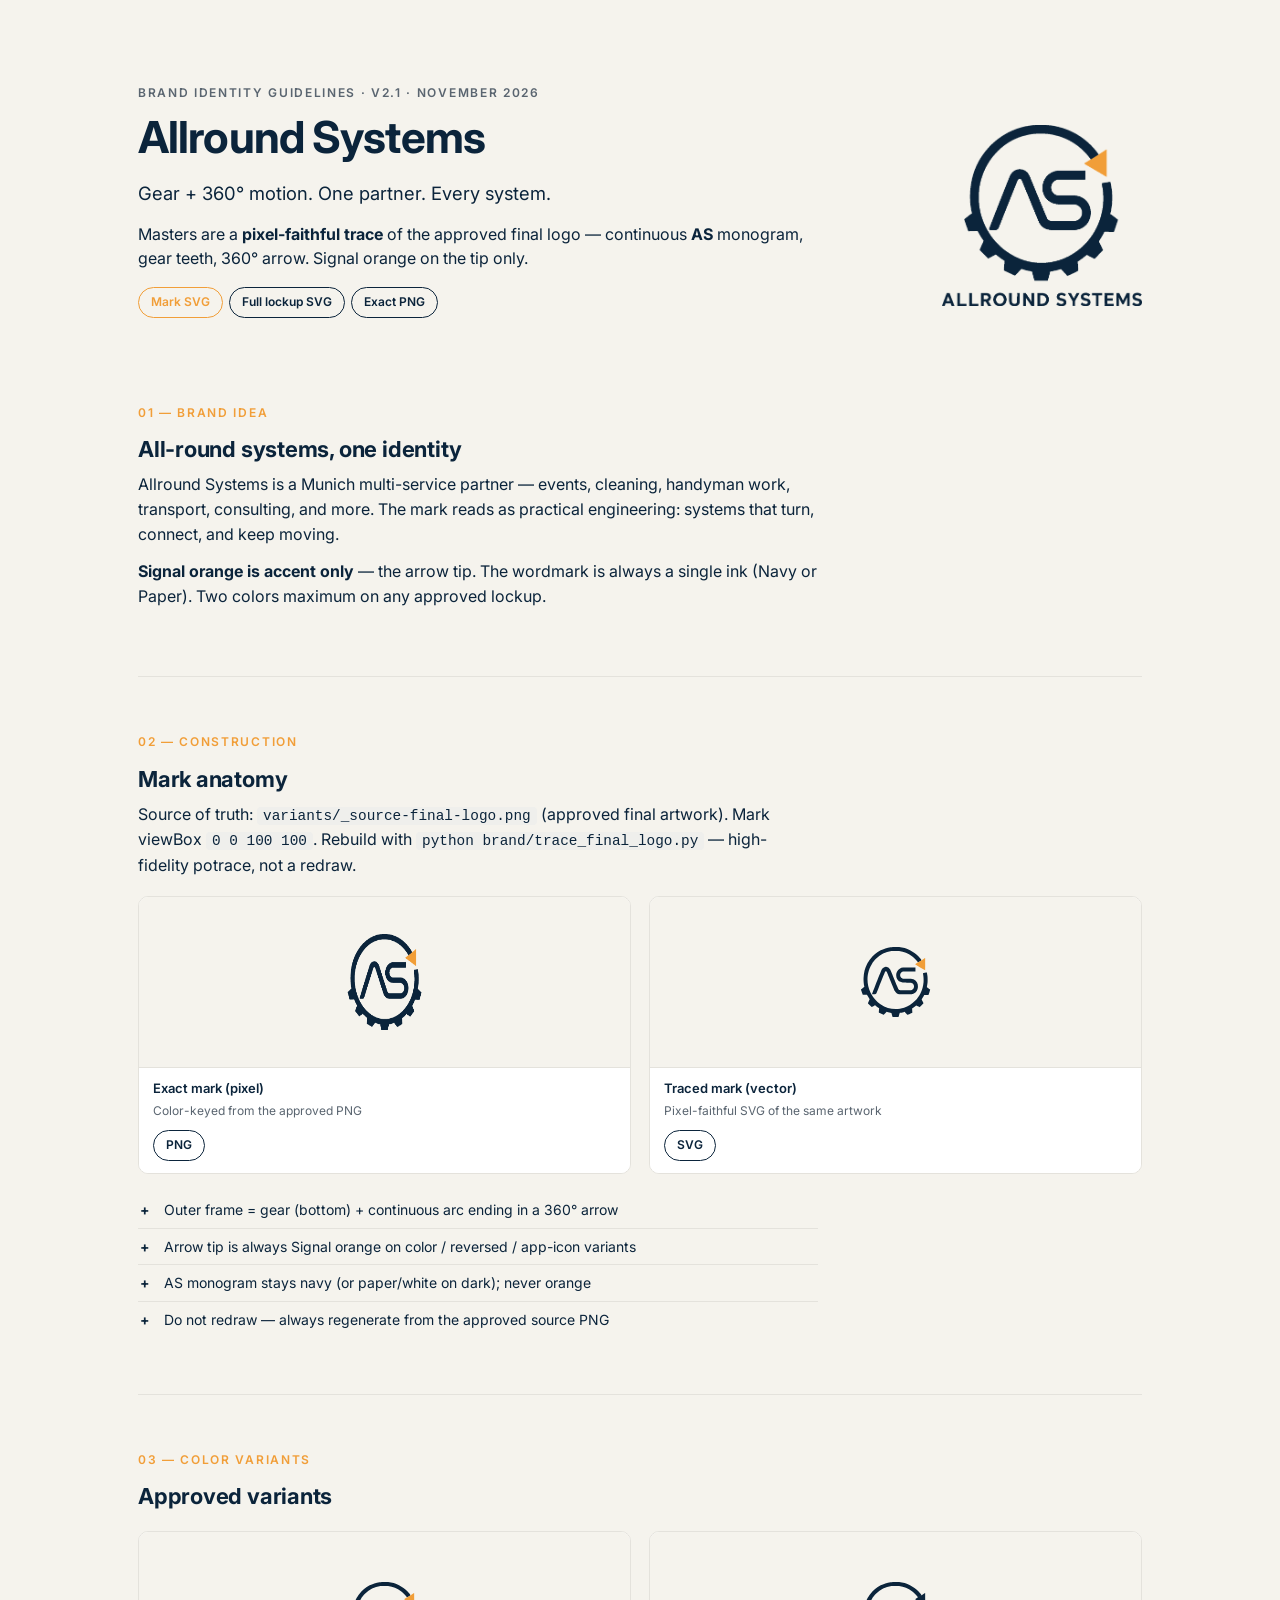
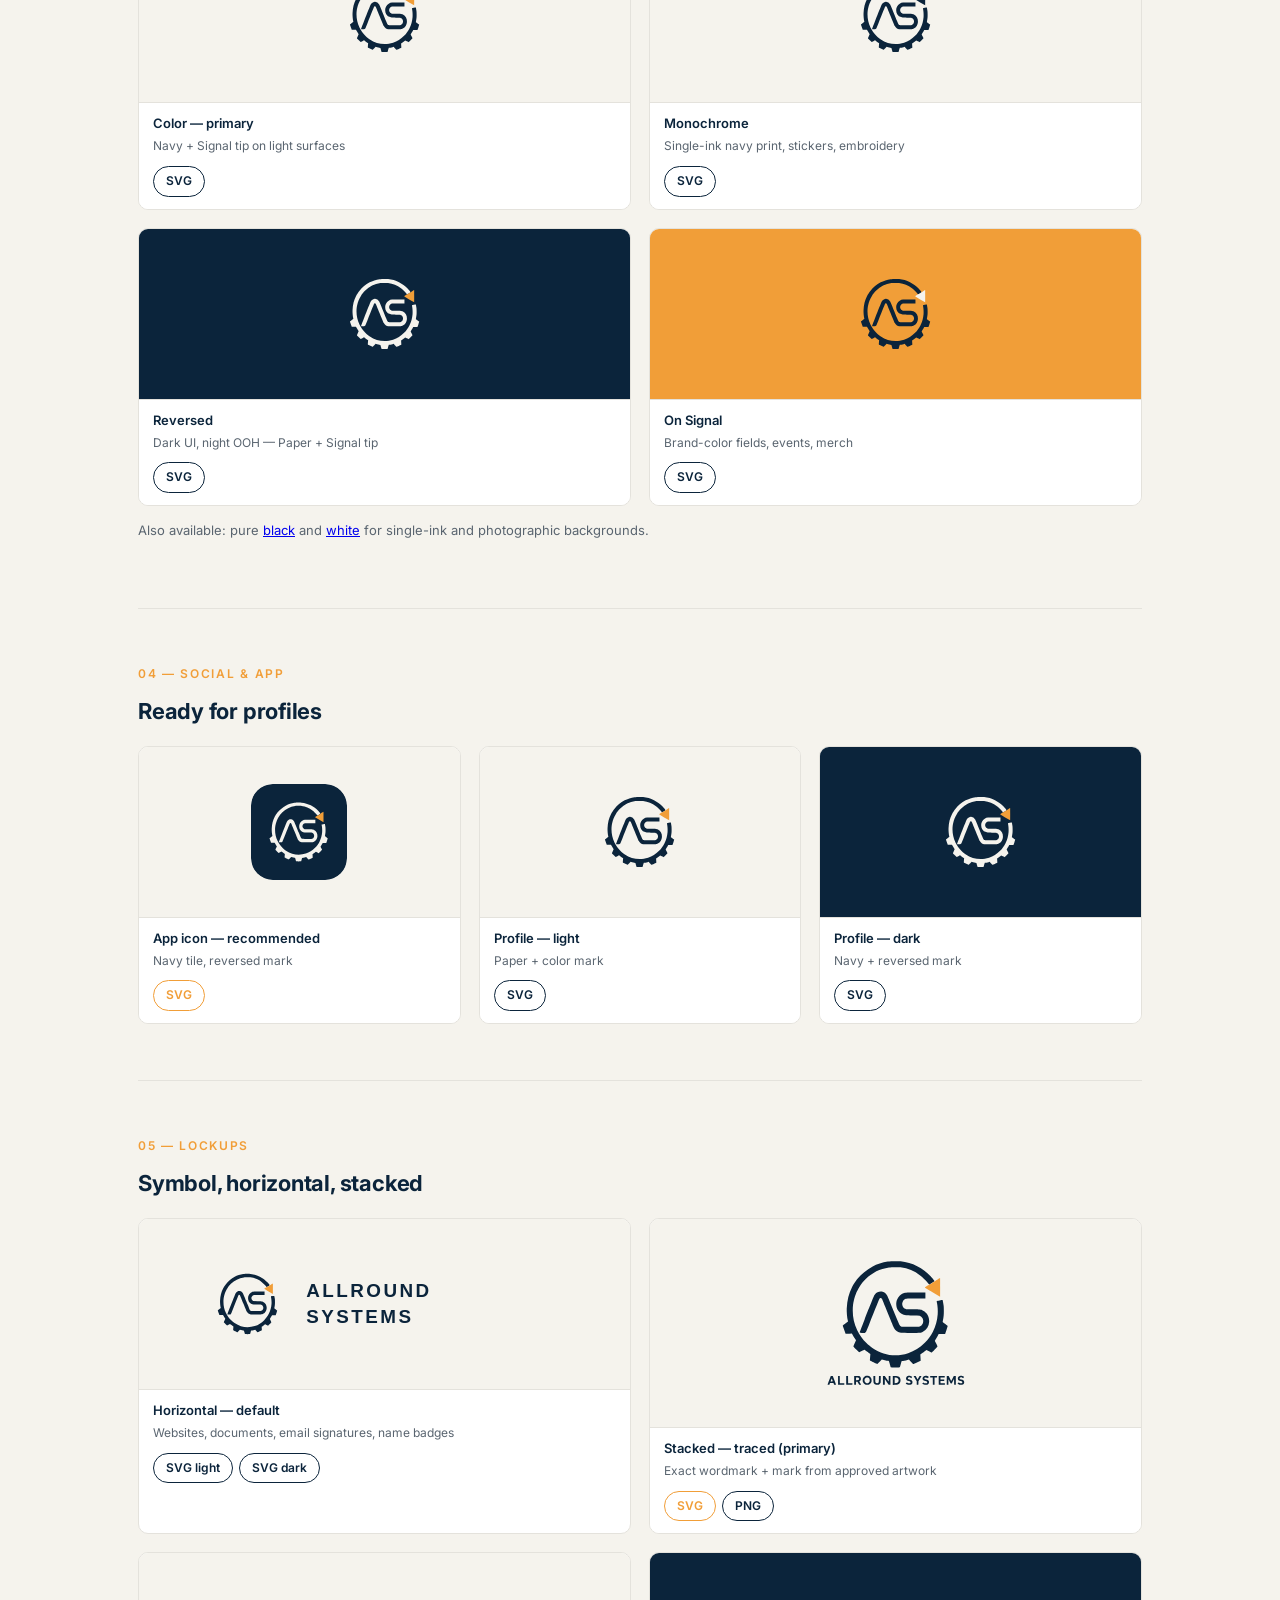
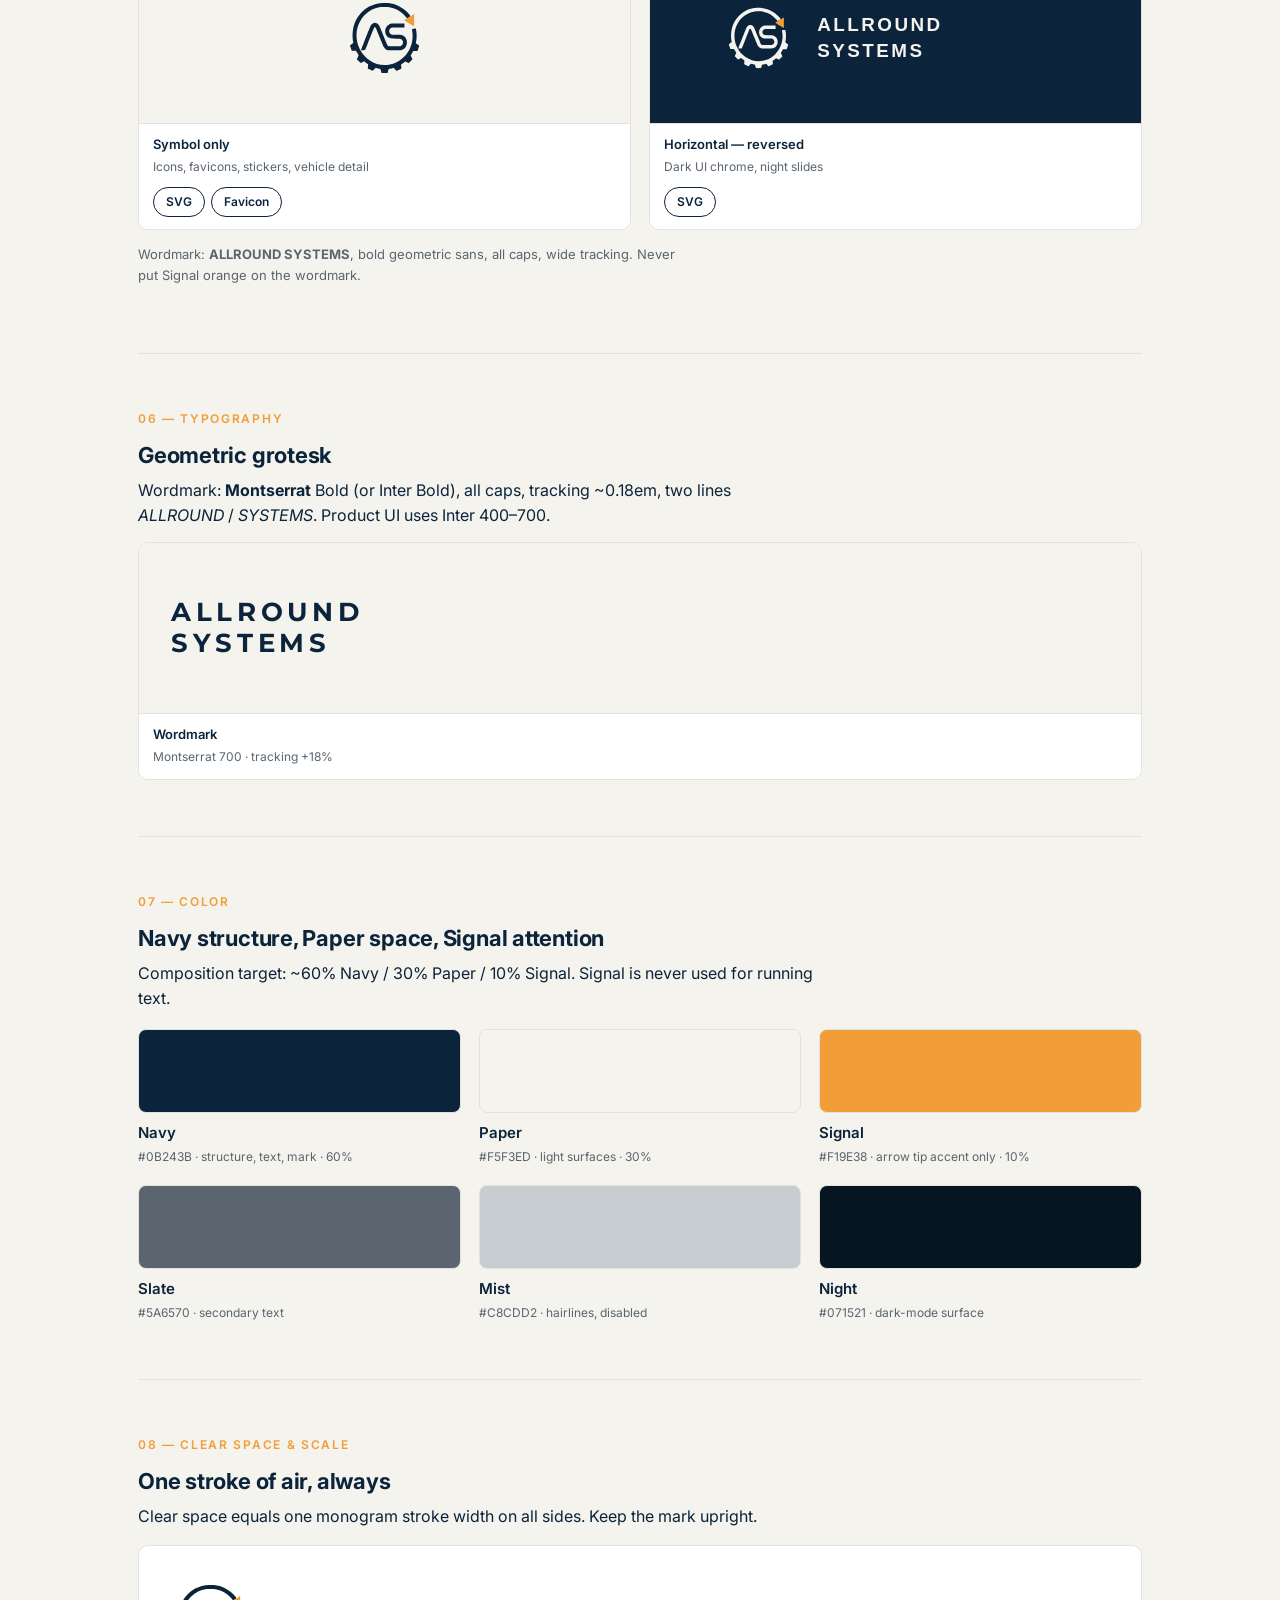
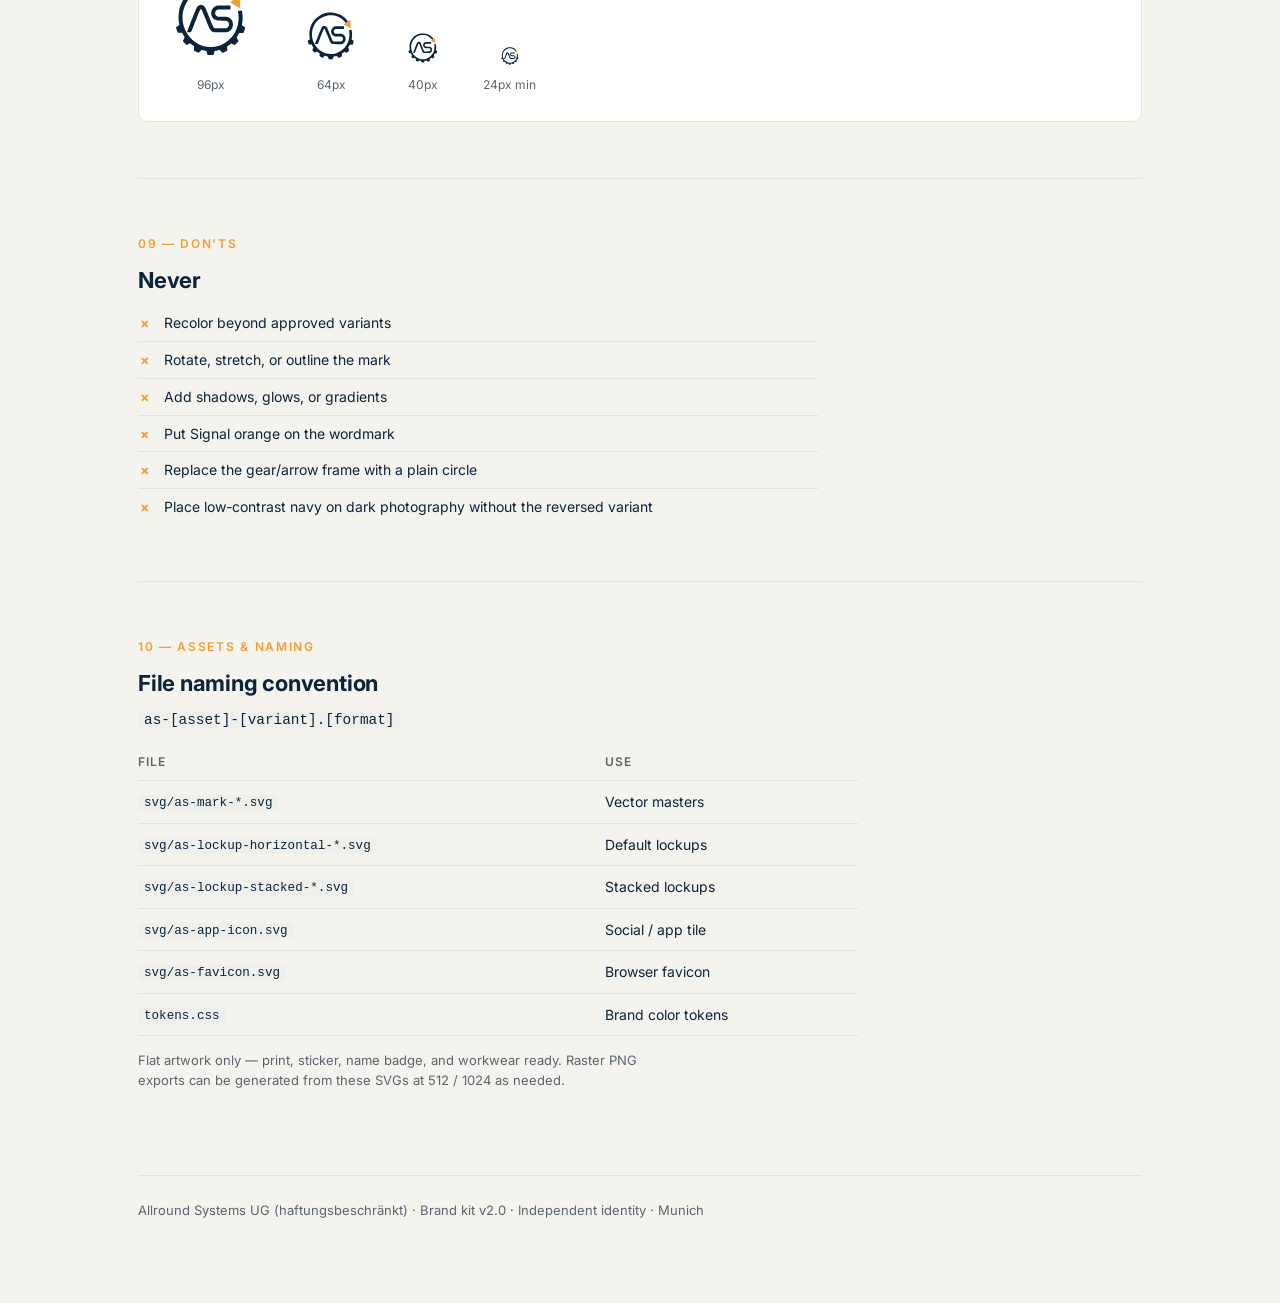
<file: index.html>
<!DOCTYPE html>
<html lang="en">
<head>
  <meta charset="utf-8" />
  <meta name="viewport" content="width=device-width, initial-scale=1" />
  <title>Allround Systems — Brand Identity Guidelines</title>
  <link rel="icon" href="svg/as-favicon.svg?v=21" type="image/svg+xml" />
  <link rel="preconnect" href="https://fonts.googleapis.com" />
  <link rel="preconnect" href="https://fonts.gstatic.com" crossorigin />
  <link href="https://fonts.googleapis.com/css2?family=Montserrat:wght@500;600;700&family=Inter:wght@400;500;600;700&display=swap" rel="stylesheet" />
  <link rel="stylesheet" href="tokens.css" />
  <style>
    :root {
      --navy: var(--as-navy, #0B243B);
      --orange: var(--as-orange, #F19E38);
      --paper: var(--as-paper, #F5F3ED);
      --night: var(--as-night, #071521);
      --slate: var(--as-slate, #5A6570);
      --mist: var(--as-mist, #C8CDD2);
      --hairline: #E4E2DC;
      --white: #fff;
    }
    * { box-sizing: border-box; }
    body {
      margin: 0;
      font-family: Inter, "Segoe UI", system-ui, sans-serif;
      background: var(--paper);
      color: var(--navy);
      line-height: 1.55;
      -webkit-font-smoothing: antialiased;
    }
    .container { max-width: 1060px; margin: 0 auto; padding: 0 28px 96px; }
    h1 { font-size: 44px; font-weight: 700; letter-spacing: -0.02em; line-height: 1.1; margin: 0; }
    h2 { font-size: 22px; font-weight: 700; letter-spacing: -0.01em; margin: 0 0 6px; }
    h3 { font-size: 15px; font-weight: 600; margin: 0 0 4px; }
    p { margin: 0 0 12px; max-width: 68ch; }
    .muted { color: var(--slate); }
    .small { font-size: 13px; }
    .section { padding: 56px 0 8px; border-top: 1px solid var(--hairline); margin-top: 48px; }
    .section:first-of-type { border-top: 0; margin-top: 0; }
    .kicker {
      font-size: 12px; font-weight: 600; letter-spacing: 0.14em;
      text-transform: uppercase; color: var(--orange); margin-bottom: 10px;
    }
    .hero { padding: 84px 0 30px; }
    .hero-row { display: flex; gap: 48px; align-items: center; flex-wrap: wrap; }
    .hero-copy { flex: 1; min-width: 300px; }
    .grid { display: grid; gap: 18px; }
    .grid-2 { grid-template-columns: repeat(2, 1fr); }
    .grid-3 { grid-template-columns: repeat(3, 1fr); }
    .grid-4 { grid-template-columns: repeat(4, 1fr); }
    @media (max-width: 860px) {
      .grid-3, .grid-4 { grid-template-columns: repeat(2, 1fr); }
      h1 { font-size: 34px; }
    }
    @media (max-width: 540px) {
      .grid-2, .grid-3, .grid-4 { grid-template-columns: 1fr; }
    }
    .tile { border: 1px solid var(--hairline); border-radius: 10px; overflow: hidden; background: var(--white); }
    .tile-stage { display: flex; align-items: center; justify-content: center; min-height: 170px; padding: 24px; position: relative; }
    .tile-meta { border-top: 1px solid var(--hairline); padding: 10px 14px 12px; background: var(--white); }
    .tile-meta h3 { font-size: 13px; }
    .tile-meta p { font-size: 12px; color: var(--slate); margin: 0; }
    .bg-paper { background: var(--paper); }
    .bg-night { background: var(--night); }
    .bg-navy { background: var(--navy); }
    .bg-orange { background: var(--orange); }
    .bg-white { background: var(--white); }
    .download-row { display: flex; flex-wrap: wrap; gap: 6px; margin-top: 10px; }
    .download {
      display: inline-block; padding: 5px 12px;
      border: 1px solid var(--navy); border-radius: 999px;
      color: var(--navy); text-decoration: none;
      font-size: 12px; font-weight: 600; background: transparent;
    }
    .download:hover { background: var(--navy); color: var(--paper); }
    .download.accent { border-color: var(--orange); color: var(--orange); }
    .download.accent:hover { background: var(--orange); color: #fff; border-color: var(--orange); }
    .mark { width: 96px; height: 96px; display: block; }
    .mark-lg { width: 160px; height: 160px; }
    .lockup-h { width: min(360px, 100%); height: auto; display: block; }
    .lockup-s { width: 160px; height: auto; display: block; }
    .swatch-chip { height: 84px; border-radius: 8px; border: 1px solid var(--hairline); }
    .swatch h3 { margin-top: 8px; }
    .swatch p { font-size: 12px; color: var(--slate); margin: 0; }
    .scale-strip {
      display: flex; align-items: flex-end; gap: 40px; flex-wrap: wrap;
      padding: 26px 24px; border: 1px solid var(--hairline); border-radius: 10px; background: var(--white);
    }
    .scale-item { display: flex; flex-direction: column; align-items: center; gap: 8px; }
    .scale-item span { font-size: 12px; color: var(--slate); }
    table { border-collapse: collapse; width: 100%; max-width: 720px; font-size: 14px; }
    th, td { text-align: left; padding: 9px 14px 9px 0; border-bottom: 1px solid var(--hairline); }
    th { font-size: 12px; letter-spacing: 0.08em; text-transform: uppercase; color: var(--slate); font-weight: 600; }
    code { font-family: ui-monospace, Consolas, monospace; font-size: 0.9em; background: #efefec; padding: 1px 6px; border-radius: 4px; }
    ul.rules { list-style: none; padding: 0; margin: 8px 0 0; max-width: 68ch; }
    ul.rules li { padding: 7px 0 7px 26px; position: relative; border-bottom: 1px solid var(--hairline); font-size: 14px; }
    ul.rules li:last-child { border-bottom: 0; }
    ul.rules li::before { position: absolute; left: 2px; font-weight: 700; }
    ul.do li::before { content: '+'; color: var(--navy); }
    ul.dont li::before { content: '\00d7'; color: var(--orange); }
    .wordmark-sample {
      font-family: Montserrat, Inter, sans-serif;
      font-weight: 700; letter-spacing: 0.18em; font-size: 26px; line-height: 1.2;
      text-transform: uppercase;
    }
    footer.kit-foot {
      margin-top: 64px; padding-top: 24px; border-top: 1px solid var(--hairline);
      font-size: 13px; color: var(--slate);
    }
  </style>
</head>
<body>
  <div class="container">
    <header class="hero">
      <p class="kicker" style="color:var(--slate)">Brand Identity Guidelines · v2.1 · November 2026</p>
      <div class="hero-row">
        <div class="hero-copy">
          <h1>Allround Systems</h1>
          <p style="margin-top:18px;font-size:1.15rem;max-width:36ch">
            Gear + 360° motion. One partner. Every system.
          </p>
          <p style="margin-top:14px">
            Masters are a <strong>pixel-faithful trace</strong> of the approved final logo —
            continuous <strong>AS</strong> monogram, gear teeth, 360° arrow. Signal orange on the tip only.
          </p>
          <div class="download-row" style="margin-top:16px">
            <a class="download accent" href="svg/as-mark-color.svg?v=21" download>Mark SVG</a>
            <a class="download" href="svg/as-lockup-stacked-traced.svg?v=21" download>Full lockup SVG</a>
            <a class="download" href="variants/as-lockup-stacked-exact.png?v=21" download>Exact PNG</a>
          </div>
        </div>
        <img class="lockup-s" src="variants/as-lockup-stacked-exact.png?v=21" alt="Allround Systems lockup" style="width:200px;background:var(--paper)" />
      </div>
    </header>

    <section class="section">
      <div class="kicker">01 — Brand idea</div>
      <h2>All-round systems, one identity</h2>
      <p>
        Allround Systems is a Munich multi-service partner — events, cleaning, handyman work, transport,
        consulting, and more. The mark reads as practical engineering: systems that turn, connect, and keep moving.
      </p>
      <p>
        <strong>Signal orange is accent only</strong> — the arrow tip. The wordmark is always a single ink (Navy or Paper).
        Two colors maximum on any approved lockup.
      </p>
    </section>

    <section class="section">
      <div class="kicker">02 — Construction</div>
      <h2>Mark anatomy</h2>
      <p>
        Source of truth: <code>variants/_source-final-logo.png</code> (approved final artwork).
        Mark viewBox <code>0 0 100 100</code>. Rebuild with
        <code>python brand/trace_final_logo.py</code> — high-fidelity potrace, not a redraw.
      </p>
      <div class="grid grid-2" style="margin-top:18px">
        <div class="tile">
          <div class="tile-stage bg-paper"><img class="mark" src="variants/as-mark-exact.png?v=21" alt="" /></div>
          <div class="tile-meta">
            <h3>Exact mark (pixel)</h3>
            <p>Color-keyed from the approved PNG</p>
            <div class="download-row"><a class="download" href="variants/as-mark-exact.png?v=21" download>PNG</a></div>
          </div>
        </div>
        <div class="tile">
          <div class="tile-stage bg-paper"><img class="mark" src="svg/as-mark-color.svg?v=21" alt="" /></div>
          <div class="tile-meta">
            <h3>Traced mark (vector)</h3>
            <p>Pixel-faithful SVG of the same artwork</p>
            <div class="download-row"><a class="download" href="svg/as-mark-color.svg?v=21" download>SVG</a></div>
          </div>
        </div>
      </div>
      <ul class="rules do" style="margin-top:18px">
        <li>Outer frame = gear (bottom) + continuous arc ending in a 360° arrow</li>
        <li>Arrow tip is always Signal orange on color / reversed / app-icon variants</li>
        <li>AS monogram stays navy (or paper/white on dark); never orange</li>
        <li>Do not redraw — always regenerate from the approved source PNG</li>
      </ul>
    </section>

    <section class="section">
      <div class="kicker">03 — Color variants</div>
      <h2>Approved variants</h2>
      <div class="grid grid-2" style="margin-top:18px">
        <div class="tile">
          <div class="tile-stage bg-paper"><img class="mark" src="svg/as-mark-color.svg?v=21" alt="" /></div>
          <div class="tile-meta">
            <h3>Color — primary</h3>
            <p>Navy + Signal tip on light surfaces</p>
            <div class="download-row"><a class="download" href="svg/as-mark-color.svg?v=21" download>SVG</a></div>
          </div>
        </div>
        <div class="tile">
          <div class="tile-stage bg-paper"><img class="mark" src="svg/as-mark-mono.svg?v=21" alt="" /></div>
          <div class="tile-meta">
            <h3>Monochrome</h3>
            <p>Single-ink navy print, stickers, embroidery</p>
            <div class="download-row"><a class="download" href="svg/as-mark-mono.svg?v=21" download>SVG</a></div>
          </div>
        </div>
        <div class="tile">
          <div class="tile-stage bg-navy"><img class="mark" src="svg/as-mark-reversed.svg?v=21" alt="" /></div>
          <div class="tile-meta">
            <h3>Reversed</h3>
            <p>Dark UI, night OOH — Paper + Signal tip</p>
            <div class="download-row"><a class="download" href="svg/as-mark-reversed.svg?v=21" download>SVG</a></div>
          </div>
        </div>
        <div class="tile">
          <div class="tile-stage bg-orange"><img class="mark" src="svg/as-mark-on-signal.svg?v=21" alt="" /></div>
          <div class="tile-meta">
            <h3>On Signal</h3>
            <p>Brand-color fields, events, merch</p>
            <div class="download-row"><a class="download" href="svg/as-mark-on-signal.svg?v=21" download>SVG</a></div>
          </div>
        </div>
      </div>
      <p class="small muted" style="margin-top:14px">
        Also available: pure <a href="svg/as-mark-black.svg?v=21">black</a> and
        <a href="svg/as-mark-white.svg?v=21">white</a> for single-ink and photographic backgrounds.
      </p>
    </section>

    <section class="section">
      <div class="kicker">04 — Social &amp; app</div>
      <h2>Ready for profiles</h2>
      <div class="grid grid-3" style="margin-top:18px">
        <div class="tile">
          <div class="tile-stage bg-paper"><img class="mark" src="svg/as-app-icon.svg?v=21" alt="" style="border-radius:22px" /></div>
          <div class="tile-meta">
            <h3>App icon — recommended</h3>
            <p>Navy tile, reversed mark</p>
            <div class="download-row"><a class="download accent" href="svg/as-app-icon.svg?v=21" download>SVG</a></div>
          </div>
        </div>
        <div class="tile">
          <div class="tile-stage bg-paper"><img class="mark" src="svg/as-mark-color.svg?v=21" alt="" /></div>
          <div class="tile-meta">
            <h3>Profile — light</h3>
            <p>Paper + color mark</p>
            <div class="download-row"><a class="download" href="svg/as-mark-color.svg?v=21" download>SVG</a></div>
          </div>
        </div>
        <div class="tile">
          <div class="tile-stage bg-navy"><img class="mark" src="svg/as-mark-reversed.svg?v=21" alt="" /></div>
          <div class="tile-meta">
            <h3>Profile — dark</h3>
            <p>Navy + reversed mark</p>
            <div class="download-row"><a class="download" href="svg/as-mark-reversed.svg?v=21" download>SVG</a></div>
          </div>
        </div>
      </div>
    </section>

    <section class="section">
      <div class="kicker">05 — Lockups</div>
      <h2>Symbol, horizontal, stacked</h2>
      <div class="grid grid-2" style="margin-top:18px">
        <div class="tile">
          <div class="tile-stage bg-paper"><img class="lockup-h" src="svg/as-lockup-horizontal-light.svg?v=21" alt="" /></div>
          <div class="tile-meta">
            <h3>Horizontal — default</h3>
            <p>Websites, documents, email signatures, name badges</p>
            <div class="download-row">
              <a class="download" href="svg/as-lockup-horizontal-light.svg?v=21" download>SVG light</a>
              <a class="download" href="svg/as-lockup-horizontal-dark.svg?v=21" download>SVG dark</a>
            </div>
          </div>
        </div>
        <div class="tile">
          <div class="tile-stage bg-paper"><img class="lockup-s" src="svg/as-lockup-stacked-traced.svg?v=21" alt="" /></div>
          <div class="tile-meta">
            <h3>Stacked — traced (primary)</h3>
            <p>Exact wordmark + mark from approved artwork</p>
            <div class="download-row">
              <a class="download accent" href="svg/as-lockup-stacked-traced.svg?v=21" download>SVG</a>
              <a class="download" href="variants/as-lockup-stacked-exact.png?v=21" download>PNG</a>
            </div>
          </div>
        </div>
        <div class="tile">
          <div class="tile-stage bg-paper"><img class="mark" src="svg/as-mark-color.svg?v=21" alt="" /></div>
          <div class="tile-meta">
            <h3>Symbol only</h3>
            <p>Icons, favicons, stickers, vehicle detail</p>
            <div class="download-row">
              <a class="download" href="svg/as-mark-color.svg?v=21" download>SVG</a>
              <a class="download" href="svg/as-favicon.svg?v=21" download>Favicon</a>
            </div>
          </div>
        </div>
        <div class="tile">
          <div class="tile-stage bg-navy"><img class="lockup-h" src="svg/as-lockup-horizontal-dark.svg?v=21" alt="" /></div>
          <div class="tile-meta">
            <h3>Horizontal — reversed</h3>
            <p>Dark UI chrome, night slides</p>
            <div class="download-row"><a class="download" href="svg/as-lockup-horizontal-dark.svg?v=21" download>SVG</a></div>
          </div>
        </div>
      </div>
      <p class="small muted" style="margin-top:14px">
        Wordmark: <strong>ALLROUND SYSTEMS</strong>, bold geometric sans, all caps, wide tracking.
        Never put Signal orange on the wordmark.
      </p>
    </section>

    <section class="section">
      <div class="kicker">06 — Typography</div>
      <h2>Geometric grotesk</h2>
      <p>
        Wordmark: <strong>Montserrat</strong> Bold (or Inter Bold), all caps, tracking ~0.18em, two lines
        <em>ALLROUND</em> / <em>SYSTEMS</em>. Product UI uses Inter 400–700.
      </p>
      <div class="tile" style="margin-top:14px">
        <div class="tile-stage bg-paper" style="justify-content:flex-start;padding:32px">
          <div class="wordmark-sample">ALLROUND<br />SYSTEMS</div>
        </div>
        <div class="tile-meta"><h3>Wordmark</h3><p>Montserrat 700 · tracking +18%</p></div>
      </div>
    </section>

    <section class="section">
      <div class="kicker">07 — Color</div>
      <h2>Navy structure, Paper space, Signal attention</h2>
      <p>Composition target: ~60% Navy / 30% Paper / 10% Signal. Signal is never used for running text.</p>
      <div class="grid grid-3" style="margin-top:18px">
        <div class="swatch">
          <div class="swatch-chip" style="background:var(--navy)"></div>
          <h3>Navy</h3>
          <p>#0B243B · structure, text, mark · 60%</p>
        </div>
        <div class="swatch">
          <div class="swatch-chip" style="background:var(--paper)"></div>
          <h3>Paper</h3>
          <p>#F5F3ED · light surfaces · 30%</p>
        </div>
        <div class="swatch">
          <div class="swatch-chip" style="background:var(--orange)"></div>
          <h3>Signal</h3>
          <p>#F19E38 · arrow tip accent only · 10%</p>
        </div>
      </div>
      <div class="grid grid-3" style="margin-top:18px">
        <div class="swatch">
          <div class="swatch-chip" style="background:var(--slate)"></div>
          <h3>Slate</h3>
          <p>#5A6570 · secondary text</p>
        </div>
        <div class="swatch">
          <div class="swatch-chip" style="background:var(--mist)"></div>
          <h3>Mist</h3>
          <p>#C8CDD2 · hairlines, disabled</p>
        </div>
        <div class="swatch">
          <div class="swatch-chip" style="background:var(--night)"></div>
          <h3>Night</h3>
          <p>#071521 · dark-mode surface</p>
        </div>
      </div>
    </section>

    <section class="section">
      <div class="kicker">08 — Clear space &amp; scale</div>
      <h2>One stroke of air, always</h2>
      <p>Clear space equals one monogram stroke width on all sides. Keep the mark upright.</p>
      <div class="scale-strip" style="margin-top:16px">
        <div class="scale-item"><img src="svg/as-mark-color.svg?v=21" alt="" width="96" height="96" /><span>96px</span></div>
        <div class="scale-item"><img src="svg/as-mark-color.svg?v=21" alt="" width="64" height="64" /><span>64px</span></div>
        <div class="scale-item"><img src="svg/as-mark-color.svg?v=21" alt="" width="40" height="40" /><span>40px</span></div>
        <div class="scale-item"><img src="svg/as-favicon.svg?v=21" alt="" width="24" height="24" /><span>24px min</span></div>
      </div>
    </section>

    <section class="section">
      <div class="kicker">09 — Don'ts</div>
      <h2>Never</h2>
      <ul class="rules dont">
        <li>Recolor beyond approved variants</li>
        <li>Rotate, stretch, or outline the mark</li>
        <li>Add shadows, glows, or gradients</li>
        <li>Put Signal orange on the wordmark</li>
        <li>Replace the gear/arrow frame with a plain circle</li>
        <li>Place low-contrast navy on dark photography without the reversed variant</li>
      </ul>
    </section>

    <section class="section">
      <div class="kicker">10 — Assets &amp; naming</div>
      <h2>File naming convention</h2>
      <p><code>as-[asset]-[variant].[format]</code></p>
      <table>
        <thead><tr><th>File</th><th>Use</th></tr></thead>
        <tbody>
          <tr><td><code>svg/as-mark-*.svg</code></td><td>Vector masters</td></tr>
          <tr><td><code>svg/as-lockup-horizontal-*.svg</code></td><td>Default lockups</td></tr>
          <tr><td><code>svg/as-lockup-stacked-*.svg</code></td><td>Stacked lockups</td></tr>
          <tr><td><code>svg/as-app-icon.svg</code></td><td>Social / app tile</td></tr>
          <tr><td><code>svg/as-favicon.svg</code></td><td>Browser favicon</td></tr>
          <tr><td><code>tokens.css</code></td><td>Brand color tokens</td></tr>
        </tbody>
      </table>
      <p class="small muted" style="margin-top:14px">
        Flat artwork only — print, sticker, name badge, and workwear ready. Raster PNG exports can be generated from these SVGs at 512 / 1024 as needed.
      </p>
    </section>

    <footer class="kit-foot">
      Allround Systems UG (haftungsbeschränkt) · Brand kit v2.0 · Independent identity · Munich
    </footer>
  </div>
</body>
</html>
</file>
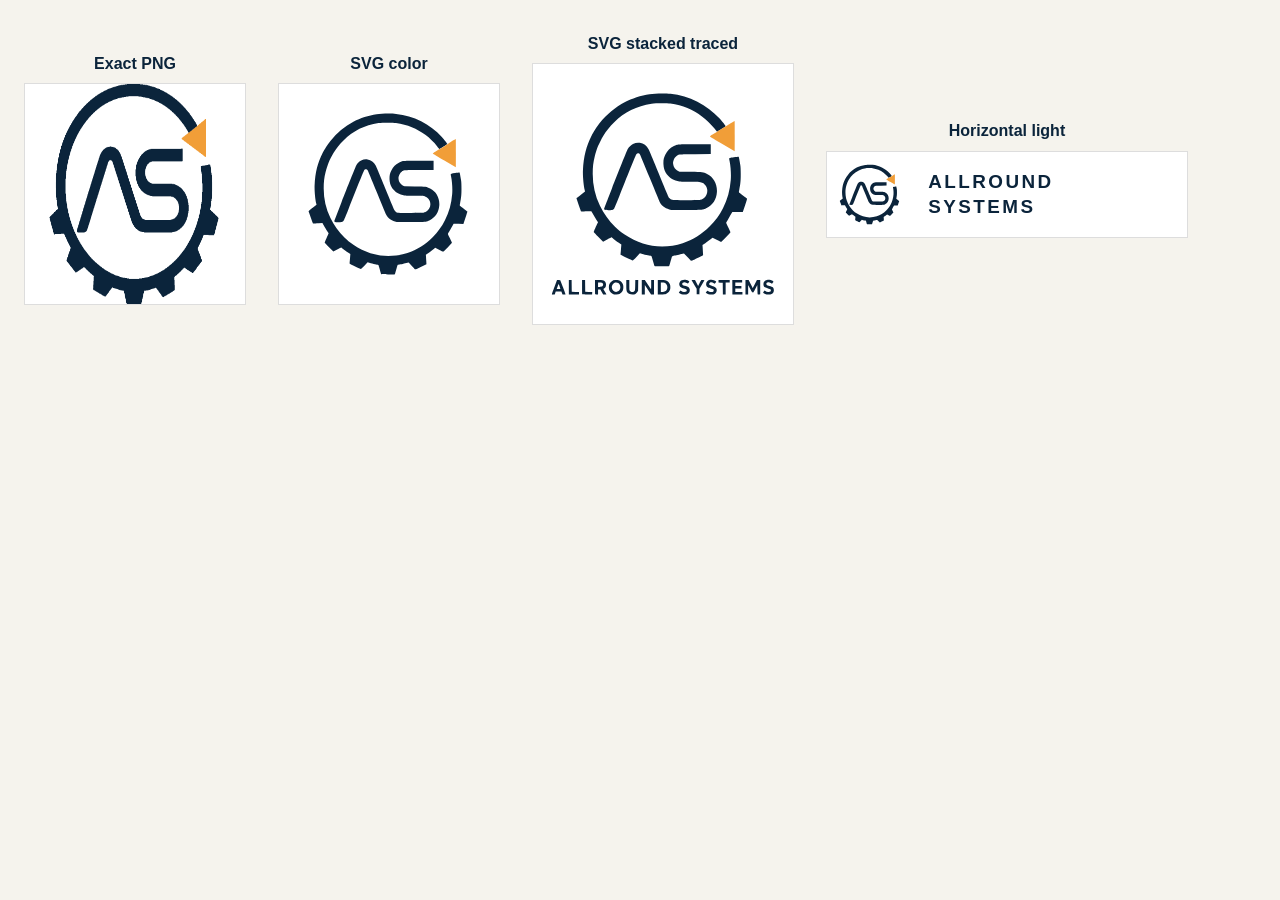
<file: variants/_preview.html>
<!DOCTYPE html>
<html>
<head>
  <meta charset="utf-8" />
  <title>Mark compare</title>
  <style>
    body { margin: 0; background: #F5F3ED; font-family: sans-serif; padding: 24px; }
    .row { display: flex; gap: 32px; align-items: center; flex-wrap: wrap; }
    .box { text-align: center; }
    img, object { width: 220px; height: 220px; background: #fff; border: 1px solid #ddd; }
    h1 { font-size: 16px; color: #0B243B; }
  </style>
</head>
<body>
  <div class="row">
    <div class="box">
      <h1>Exact PNG</h1>
      <img src="as-mark-exact.png" alt="exact" />
    </div>
    <div class="box">
      <h1>SVG color</h1>
      <img src="../svg/as-mark-color.svg" alt="svg" />
    </div>
    <div class="box">
      <h1>SVG stacked traced</h1>
      <img src="../svg/as-lockup-stacked-traced.svg" alt="stacked" style="height:260px;width:auto" />
    </div>
    <div class="box">
      <h1>Horizontal light</h1>
      <img src="../svg/as-lockup-horizontal-light.svg" alt="h" style="width:360px;height:auto" />
    </div>
  </div>
</body>
</html>
</file>
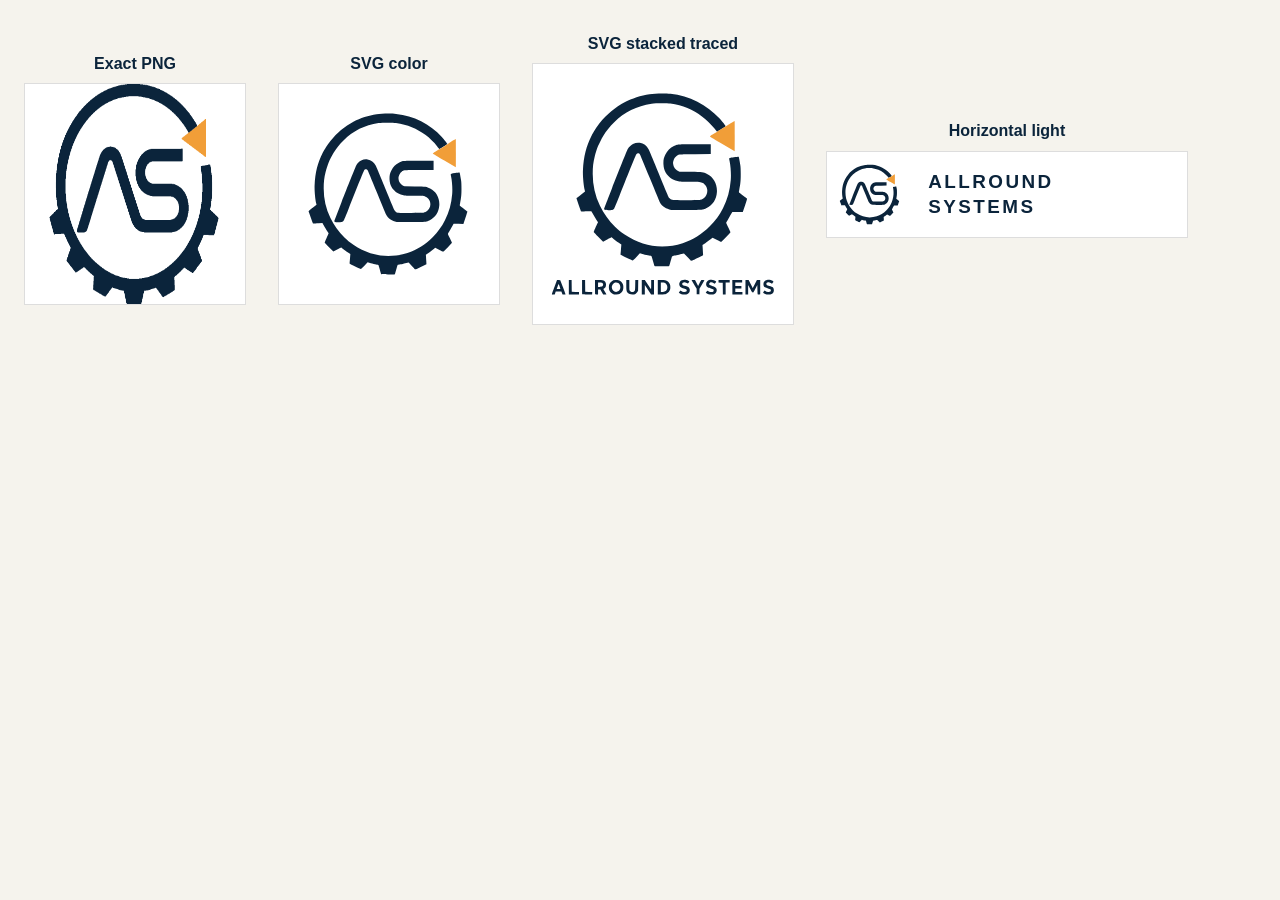
<file: variants/preview.html>
﻿<!DOCTYPE html>
<html>
<head>
  <meta charset="utf-8" />
  <title>Mark compare</title>
  <style>
    body { margin: 0; background: #F5F3ED; font-family: sans-serif; padding: 24px; }
    .row { display: flex; gap: 32px; align-items: center; flex-wrap: wrap; }
    .box { text-align: center; }
    img, object { width: 220px; height: 220px; background: #fff; border: 1px solid #ddd; }
    h1 { font-size: 16px; color: #0B243B; }
  </style>
</head>
<body>
  <div class="row">
    <div class="box">
      <h1>Exact PNG</h1>
      <img src="as-mark-exact.png?v=21" alt="exact" />
    </div>
    <div class="box">
      <h1>SVG color</h1>
      <img src="../svg/as-mark-color.svg" alt="svg" />
    </div>
    <div class="box">
      <h1>SVG stacked traced</h1>
      <img src="../svg/as-lockup-stacked-traced.svg" alt="stacked" style="height:260px;width:auto" />
    </div>
    <div class="box">
      <h1>Horizontal light</h1>
      <img src="../svg/as-lockup-horizontal-light.svg" alt="h" style="width:360px;height:auto" />
    </div>
  </div>
</body>
</html>
</file>
<file: tokens.css>
:root {
  /* Allround Systems — independent brand tokens */
  --as-navy: #0B243B;
  --as-orange: #F19E38; /* Signal — arrow tip accent only */
  --as-paper: #F5F3ED;
  --as-black: #000000;
  --as-white: #FFFFFF;
  --as-slate: #5A6570;
  --as-mist: #C8CDD2;
  --as-night: #071521;
}
</file>
